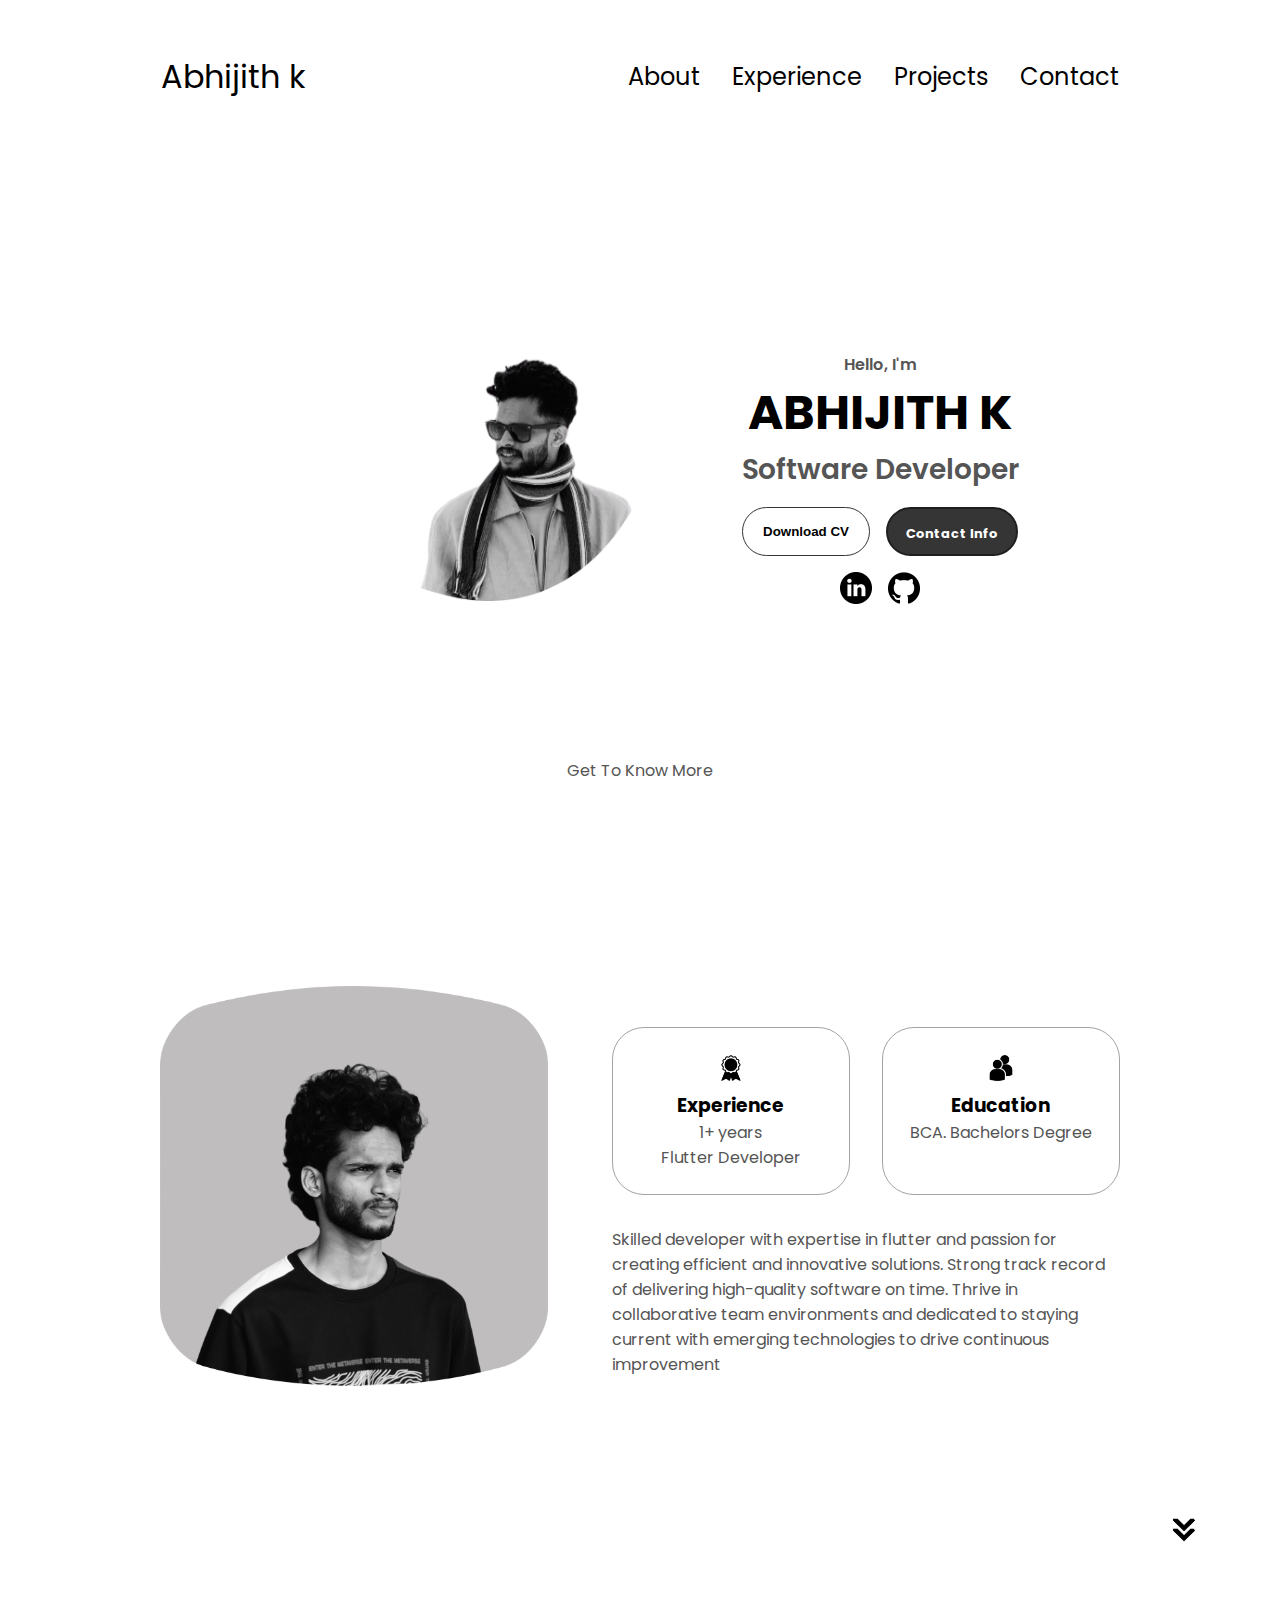
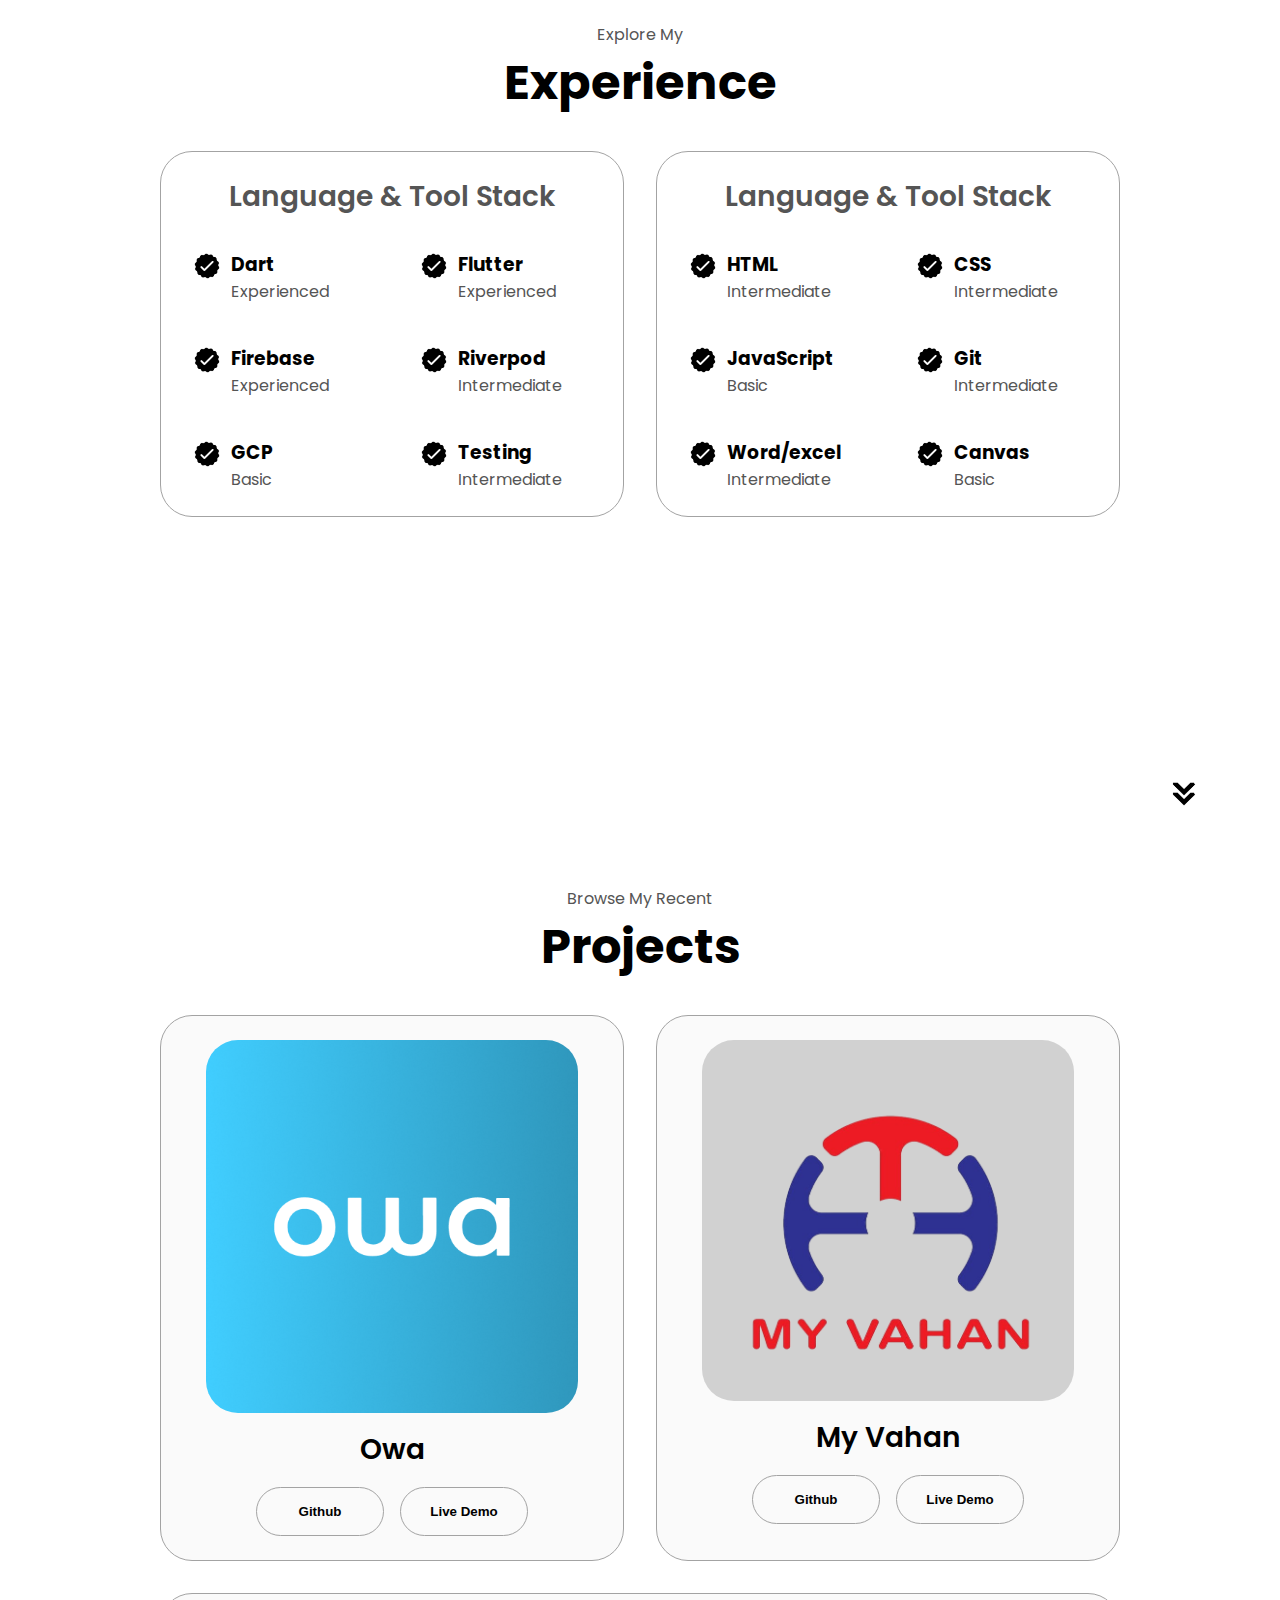
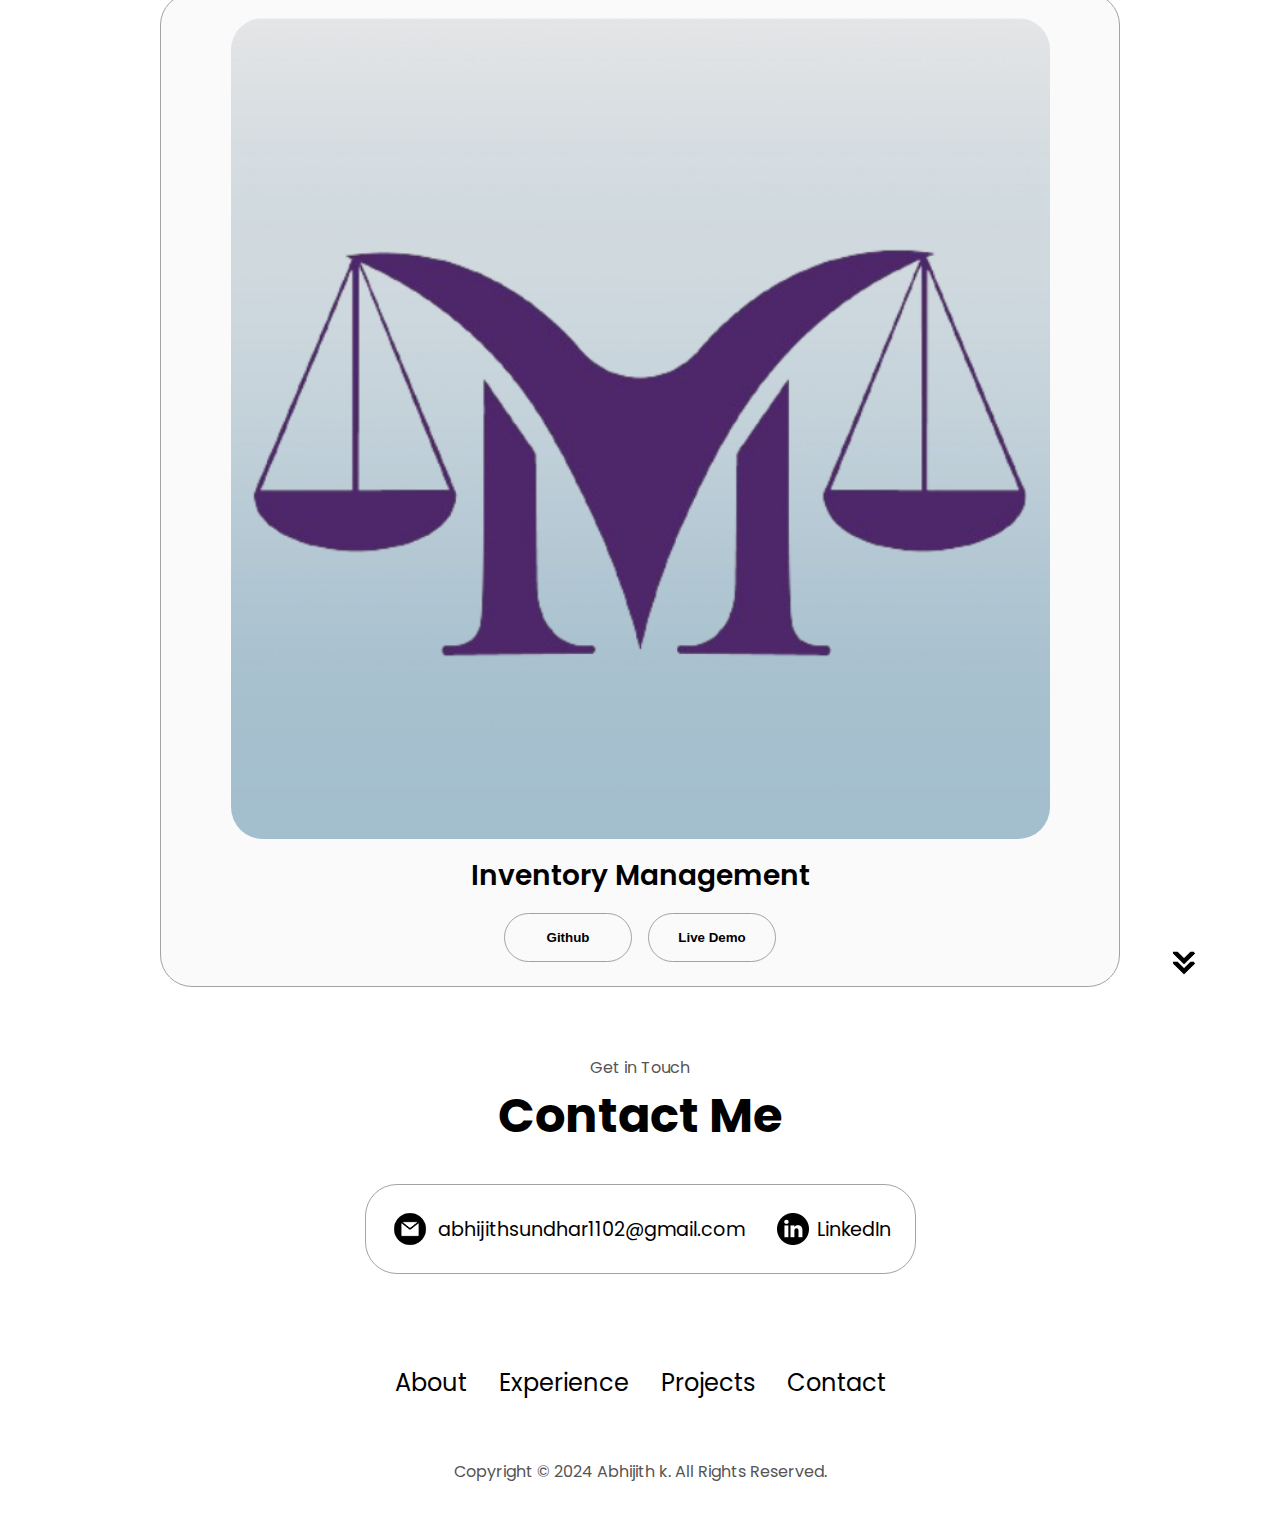
<file: index.html>
<!DOCTYPE html>
<html lang="en">
  <head>
    <meta charset="UTF-8" />
    <meta http-equiv="X-UA-Compatible" content="IE=edge" />
    <meta name="viewport" content="width=device-width, initial-scale=1.0" />
    <title>My Portfolio</title>
    <link rel="stylesheet" href="style.css" />
    <link rel="stylesheet" href="mediaqueries.css" />
    <link href="https://unpkg.com/aos@2.3.1/dist/aos.css" rel="stylesheet">
  </head>
  <body>
    <nav id="desktop-nav">
      <div class="logo">Abhijith k</div>
      <div>
        <ul class="nav-links">
          <li><a href="#about">About</a></li>
          <li><a href="#experience">Experience</a></li>
          <li><a href="#projects">Projects</a></li>
          <li><a href="#contact">Contact</a></li>
        </ul>
      </div>
    </nav>
    <nav id="hamburger-nav">
      <div class="logo">Abhijith k</div>
      <div class="hamburger-menu">
        <div class="hamburger-icon" onclick="toggleMenu()">
          <span></span>
          <span></span>
          <span></span>
        </div>
        <div class="menu-links">
          <li><a href="#about" onclick="toggleMenu()">About</a></li>
          <li><a href="#experience" onclick="toggleMenu()">Experience</a></li>
          <li><a href="#projects" onclick="toggleMenu()">Projects</a></li>
          <li><a href="#contact" onclick="toggleMenu()">Contact</a></li>
        </div>
      </div>
    </nav>
    <section id="profile" style="height: 459px;margin-bottom: 110px;">
      <div class="section__pic-container">
        <img src="./assets/image (1).png" alt="Abhijith k profile picture" />
      </div>
      <div class="section__text" style="padding-top: 154px;">
        <p class="section__text__p1">Hello, I'm</p>
        <h1 class="title">ABHIJITH K</h1>
        <p class="section__text__p2">Software Developer</p> 
        <div class="btn-container">
          <button
            class="btn btn-color-2"
            onclick="window.open('./assets/Abhijith k cv.pdf')" >
            Download CV </button>
          <!-- <button class="btn btn-color-1" > -->
           <a href="#contact" class="contact-link"><b>Contact Info</b> </a>
          <!-- </button> -->
        </div>
        <div id="socials-container">
          <img
            src="./assets/linkedin.png" 
            alt="My LinkedIn profile"
            class="icon"
            onclick="location.href='https://www.linkedin.com/in/abhijith-k-035330236/'"
          />
          <img
            src="./assets/github.png"
            alt="My Github profile"
            class="icon"
            onclick="location.href='https://github.com/Abhijithsundhar'"
          />
        </div>
      </div>
    </section>
    <section id="about">
      <p class="section__text__p1">Get To Know More</p>
      <h1 class="title" data-aos="fade-up" data-aos-duration="1000">About Me</h1>
      <div class="section-container">
        <div class="section__pic-container">
          <img
            src="./assets/image.png"
            alt="Profile picture"
            class="about-pic"
          />
        </div>
        <div class="about-details-container">
          <div class="about-containers">
            <div class="details-container">
              <img
                src="./assets/experience.png"
                alt="Experience icon"
                class="icon"
              />
              <h3>Experience</h3>
              <p>1+ years <br />Flutter Developer</p>
            </div>
            <div class="details-container">
              <img
                src="./assets/education.png"
                alt="Education icon"
                class="icon"
              />
              <h3>Education</h3>
              <p>BCA. Bachelors Degree</p>
            </div>
          </div>
          <div class="text-container">
            <p>
              Skilled developer with expertise in flutter and passion for creating efficient and innovative solutions. Strong
              track record of delivering high-quality software on time. Thrive in collaborative team environments and
              dedicated to staying current with emerging technologies to drive continuous improvement

            </p>
          </div>
        </div>
      </div>
      <a onclick="scrollToNextSection1()">
      <img
        src="./assets/arrow.png"
        alt="Arrow icon"
        class="icon arrow"
      /></a>
    </section>
    <section id="experience">
      <p class="section__text__p1">Explore My</p>
      <h1 class="title">Experience</h1>
      <div class="experience-details-container">
        <div class="about-containers">
          <div class="details-container">
            <h2 class="experience-sub-title">Language & Tool Stack</h2>
            <div class="article-container">
              <article>
                <img
                  src="./assets/checkmark.png"
                  alt="Experience icon"
                  class="icon"
                />
                <div>
                  <h3>Dart</h3>
                  <p>Experienced</p>
                </div>
              </article>
              <article>
                <img
                  src="./assets/checkmark.png"
                  alt="Experience icon"
                  class="icon"
                />
                <div>
                  <h3>Flutter</h3>
                  <p>Experienced</p>
                </div>
              </article>
              <article>
                <img
                  src="./assets/checkmark.png"
                  alt="Experience icon"
                  class="icon"
                />
                <div>
                  <h3>Firebase</h3>
                  <p>Experienced</p>
                </div>
              </article>
              <article>
                <img
                  src="./assets/checkmark.png"
                  alt="Experience icon"
                  class="icon"
                />
                <div>
                  <h3>Riverpod</h3>
                  <p>Intermediate</p>
                </div>
              </article>
              <article class="GCP-article">
                <img
                  src="./assets/checkmark.png"
                  alt="Experience icon"
                  class="icon"
                />
                <div>
                  <h3>GCP</h3>
                  <p>Basic</p>
                </div>
              </article>
              <article>
                <img
                  src="./assets/checkmark.png"
                  alt="Experience icon"
                  class="icon"
                />
                <div>
                  <h3>Testing</h3>
                  <p>Intermediate</p>
                </div>
              </article>
            </div>
          </div>
          <div class="details-container">
            <h2 class="experience-sub-title">Language & Tool Stack</h2>
            <div class="article-container">
              <article>
                <img
                  src="./assets/checkmark.png"
                  alt="Experience icon"
                  class="icon"
                />
                <div>
                  <h3>HTML</h3>
                  <p>Intermediate</p>
                </div>
              </article>
              <article>
                <img
                  src="./assets/checkmark.png"
                  alt="Experience icon"
                  class="icon"
                />
                <div>
                  <h3>CSS</h3>
                  <p>Intermediate</p>
                </div>
              </article>
              <article>
                <img
                  src="./assets/checkmark.png"
                  alt="Experience icon"
                  class="icon"
                />
                <div>
                  <h3>JavaScript</h3>
                  <p>Basic</p>
                </div>
              </article>
              <article>
                <img
                  src="./assets/checkmark.png"
                  alt="Experience icon"
                  class="icon"
                />
                <div>
                  <h3>Git</h3>
                  <p>Intermediate</p>
                </div>
              </article>
              <article>
                <img
                  src="./assets/checkmark.png"
                  alt="Experience icon"
                  class="icon"
                />
                <div>
                  <h3>Word/excel</h3>
                  <p>Intermediate</p>
                </div>
              </article>
              <article>
                <img
                  src="./assets/checkmark.png"
                  alt="Experience icon"
                  class="icon"
                />
                <div>
                  <h3>Canvas</h3>
                  <p>Basic</p>
                </div>
              </article>
            </div>
          </div>
        </div>
      </div>
    <a onclick="scrollToNextSection()"> 
       <img
      src="./assets/arrow.png"
      alt="Arrow icon"
      class="icon arrow"
    /></a>
    </section>
    <section id="projects">
      <p class="section__text__p1">Browse My Recent</p>
      <h1 class="title">Projects</h1>
      <div class="experience-details-container">
        <div class="about-containers">
          <div class="details-container color-container">
            <div class="article-container">
              <img
                src="./assets/owalogo.png"
                alt="Project 1"
                class="project-img"
              />
            </div>
            <h2 class="experience-sub-title project-title">Owa</h2>
            <div class="btn-container">
              <button
                class="btn btn-color-2 project-btn"
                onclick="location.href='https://github.com/'"
              >
                Github
              </button>
              <button
                class="btn btn-color-2 project-btn"
                onclick="location.href='https://github.com/'"
              >
                Live Demo
              </button>
            </div>
          </div>
          <div class="details-container color-container">
            <div class="article-container">
              <img
                src="./assets/myvahanlogo.png"
                alt="Project 2"
                class="project-img"
              />
            </div>
            <h2 class="experience-sub-title project-title">My Vahan</h2>
            <div class="btn-container">
              <button
                class="btn btn-color-2 project-btn"
                onclick="location.href='https://github.com/'"
              >
                Github
              </button>
              <button
                class="btn btn-color-2 project-btn"
                onclick="location.href='https://github.com/'"
              >
                Live Demo
              </button>
            </div>
          </div>
          <div class="details-container color-container">
            <div class="article-container">
              <img
                src="./assets/invtrylogo.png"
                alt="Project 3"
                class="project-img"
              />
            </div>
            <h2 class="experience-sub-title project-title">Inventory Management</h2>
            <div class="btn-container">
              <button
                class="btn btn-color-2 project-btn"
                onclick="location.href='https://github.com/'"
              >
                Github
              </button>
              <button
                class="btn btn-color-2 project-btn"
                onclick="location.href='https://github.com/'"
              >
                Live Demo
              </button>
            </div>
          </div>
        </div>
      </div>
      <a onclick="scrollToNextSection2()"> 
        <img
       src="./assets/arrow.png"
       alt="Arrow icon"
       class="icon arrow"
     /></a>
    </section>
    <section id="contact">
      <p class="section__text__p1">Get in Touch</p>
      <h1 class="title">Contact Me</h1>
      <div class="contact-info-upper-container">
        <div class="contact-info-container">
          <img
            src="./assets/email.png"
            alt="Email icon"
            class="icon contact-icon email-icon"
          />
          <p><a href="mailto:abhijithsundhar1102@gmail.com">abhijithsundhar1102@gmail.com</a></p>
        </div>
        <div class="contact-info-container">
          <img
            src="./assets/linkedin.png"
            alt="LinkedIn icon"
            class="icon contact-icon"
          />
          <p><a href="https://www.linkedin.com/in/abhijith-k-035330236/">LinkedIn</a></p>
        </div>
      </div>
    </section>
    <footer>
      <nav>
        <div class="nav-links-container">
          <ul class="nav-links">
            <li><a href="#about">About</a></li>
            <li><a href="#experience">Experience</a></li>
            <li><a href="#projects">Projects</a></li>
            <li><a href="#contact">Contact</a></li>
          </ul>
        </div>
      </nav>
      <p>Copyright &#169; 2024 Abhijith k. All Rights Reserved.</p>
    </footer>
    <script src="script.js"></script>
    <script src="https://unpkg.com/aos@2.3.1/dist/aos.js"></script>
    <script>
      AOS.init();
    </script>
  </body>
</html>
</file>
<file: style.css>
/* GENERAL */

@import url("https://fonts.googleapis.com/css2?family=Poppins:wght@300;400;500;600&display=swap");

* {
  margin: 0;
  padding: 0;
}

body {
  font-family: "Poppins", sans-serif;
}

html {
  scroll-behavior: smooth;
}

p {
  color: rgb(85, 85, 85);
}

/* TRANSITION */

a,
.btn {
  transition: all 300ms ease;
}

/* DESKTOP NAV */

nav,
.nav-links {
  display: flex;
}

nav {
  justify-content: space-around;
  align-items: center;
  height: 17vh;
}

.nav-links {
  gap: 2rem;
  list-style: none;
  font-size: 1.5rem;
}

a {
  color: black;
  text-decoration: none;
  text-decoration-color: white;
}

a:hover {
  color: grey;
  text-decoration: underline;
  text-underline-offset: 1rem;
  text-decoration-color: rgb(181, 181, 181);
}

.logo {
  font-size: 2rem;
}

.logo:hover {
  cursor: default;
}

/* HAMBURGER MENU */

#hamburger-nav {
  display: none;
}

.hamburger-menu {
  position: relative;
  display: inline-block;
}

.hamburger-icon {
  display: flex;
  flex-direction: column;
  justify-content: space-between;
  height: 24px;
  width: 30px;
  cursor: pointer;
}

.hamburger-icon span {
  width: 100%;
  height: 2px;
  background-color: black;
  transition: all 0.3 ease-in-out;
}

.menu-links {
  position: absolute;
  top: 100%;
  right: 0;
  background-color: white;
  width: fit-content;
  max-height: 0;
  overflow: hidden;
  transition: all 0.3 ease-in-out;
}

.menu-links a {
  display: block;
  padding: 10px;
  text-align: center;
  font-size: 1.5rem;
  color: black;
  text-decoration: none;
  transition: all 0.3 ease-in-out;
}

.menu-links li {
  list-style: none;
}

.menu-links.open {
  max-height: 300px;
}

.hamburger-icon.open span:first-child {
  transform: rotate(45deg) translate(10px, 5px);
}

.hamburger-icon.open span:nth-child(2) {
  opacity: 0;
}

.hamburger-icon.open span:last-child {
  transform: rotate(-45deg) translate(10px, -5px);
}

.hamburger-icon span:first-child {
  transform: none;
}

.hamburger-icon span:first-child {
  opacity: 1;
}

.hamburger-icon span:first-child {
  transform: none;
}

/* SECTIONS */

section {
  padding-top: 4vh;
  height: 96vh;
  margin: 0 10rem;
  box-sizing: border-box;
  min-height: fit-content;
}

.section-container {
  display: flex;
}

/* PROFILE SECTION */

#profile {
  display: flex;
  justify-content: center;
  gap: 5rem;
  height: 80vh;
}

.section__pic-container {
  display: flex;
  height: 400px;
  width: 400px;
  margin: auto 0;
 
}

.contact-link{
  background-color: rgb(53, 53, 53) ;
  border: 2px solid rgb(31, 31, 31);
  padding: 6px 18px;
  padding-top: 15px;
  font-size: 13px;
  border-radius: 30px;
  text-decoration: none;
  color: rgb(255, 255, 255) !important;
  
}

.contact-link:hover{
  text-decoration: none;
  color: black !important;
  background-color: white;
}

.section__text {
  align-self: center;
  text-align: center;
}

.section__text p {
  font-weight: 600;
}

.section__text__p1 {
  text-align: center;
}

.section__text__p2 {
  font-size: 1.75rem;
  margin-bottom: 1rem;
}

.title {
  font-size: 3rem;
  text-align: center;
}

#socials-container {
  display: flex;
  justify-content: center;
  margin-top: 1rem;
  gap: 1rem;
}

/* ICONS */

.icon {
  cursor: pointer;
  height: 2rem;
}

/* BUTTONS */

.btn-container {
  display: flex;
  justify-content: center;
  gap: 1rem;
}

.btn {
  font-weight: 600;
  transition: all 300ms ease;
  padding: 1rem;
  width: 8rem;
  border-radius: 2rem;
}

.btn-color-1,
.btn-color-2 {
  border: rgb(53, 53, 53) 0.1rem solid;
}
.btn-color-1:hover{
  background-color: transparent !important;
}

.btn-color-1:hover,
.btn-color-2:hover {
  cursor: pointer;
  
}
.btn-color-1{
  color: white !important;
}

.btn-color-1,
.btn-color-2:hover {
  background: rgb(53, 53, 53);
  color: white;
}


.btn-color-1:hover {
  background: rgb(0, 0, 0);
}

.btn-color-2 {
  background: none;
}

.btn-color-2:hover {
  border: rgb(255, 255, 255) 0.1rem solid;
}

.btn-container {
  gap: 1rem;
}

/* ABOUT SECTION */

#about {
  position: relative;
}

.about-containers {
  gap: 2rem;
  margin-bottom: 2rem;
  margin-top: 2rem;
}

.about-details-container {
  justify-content: center;
  flex-direction: column;
}

.about-containers,
.about-details-container {
  display: flex;
}

.about-pic {
  border-radius: 2rem;
}

.arrow {
  position: absolute;
  right: -5rem;
  bottom: 2.5rem;
}

.details-container {
  padding: 1.5rem;
  flex: 1;
  background: white;
  border-radius: 2rem;
  border: rgb(53, 53, 53) 0.1rem solid;
  border-color: rgb(163, 163, 163);
  text-align: center;
}

.section-container {
  gap: 4rem;
  height: 80%;
}

.section__pic-container {
  height: 400px;
  width: 400px;
  margin: auto 0;
}
/* .btn-color-1{
  color: white !important;
} */
/* EXPERIENCE SECTION */

#experience {
  position: relative;
}

.experience-sub-title {
  color: rgb(85, 85, 85);
  font-weight: 600;
  font-size: 1.75rem;
  margin-bottom: 2rem;
}

.experience-details-container {
  display: flex;
  justify-content: center;
  flex-direction: column;
}

.article-container {
  display: flex;
  text-align: initial;
  flex-wrap: wrap;
  flex-direction: row;
  gap: 2.5rem;
  justify-content: space-around;
}

article {
  display: flex;
  width: 11rem;
  /* justify-content: space-around; */
  gap: 0.5rem;
}
/* .GCP-article{
  justify-content: none !important;
  padding-left: 10px;
} */
article .icon {
  cursor: default;
}

/* PROJECTS SECTION */

#projects {
  position: relative;
}

.color-container {
  border-color: rgb(163, 163, 163);
  background: rgb(250, 250, 250);
}

.project-img {
  border-radius: 2rem;
  width: 90%;
  height: 90%;
}

.project-title {
  margin: 1rem;
  color: black;
}

.project-btn {
  color: black;
  border-color: rgb(163, 163, 163);
}

/* CONTACT */

#contact {
  display: flex;
  justify-content: center;
  flex-direction: column;
  height: 70vh;
}

.contact-info-upper-container {
  display: flex;
  justify-content: center;
  border-radius: 2rem;
  border: rgb(53, 53, 53) 0.1rem solid;
  border-color: rgb(163, 163, 163);
  background: (250, 250, 250);
  margin: 2rem auto;
  padding: 0.5rem;
}

.contact-info-container {
  display: flex;
  align-items: center;
  justify-content: center;
  gap: 0.5rem;
  margin: 1rem;
}

.contact-info-container p {
  font-size: larger;
}

.contact-icon {
  cursor: default;
}

.email-icon {
  height: 2.5rem;
}

/* FOOTER SECTION */

footer {
  height: 26vh;
  margin: 0 1rem;
}

footer p {
  text-align: center;
}
</file>
<file: mediaqueries.css>
@media screen and (max-width: 1400px) {
  #profile {
    height: 83vh;
    margin-bottom: 6rem;
  }
  .about-containers {
    flex-wrap: wrap;
  }
  #contact,
  #projects {
    height: fit-content;
  }
}

@media screen and (max-width: 1200px) {
  #desktop-nav {
    display: none;
  }
  #hamburger-nav {
    display: flex;
  }
  #experience,
  .experience-details-container {
    margin-top: 2rem;
  }
  #profile,
  .section-container {
    display: block;
  }
  .arrow {
    display: none;
  }
  section,
  .section-container {
    height: fit-content;
  }
  section {
    margin: 0 5%;
  }
  .section__pic-container {
    width: 275px;
    height: 275px;
    margin: 0 auto 2rem;
  }
  .about-containers {
    margin-top: 0;
  }
}

@media screen and (max-width: 600px) {
  #contact,
  footer {
    height: 40vh;
  }
  #profile {
    height: 83vh;
    margin-bottom: 0;
  }
  article {
    font-size: 1rem;
  }
  footer nav {
    height: fit-content;
    margin-bottom: 2rem;
  }
  .about-containers,
  .contact-info-upper-container,
  .btn-container {
    flex-wrap: wrap;
  }
  .contact-info-container {
    margin: 0;
  }
  .contact-info-container p,
  .nav-links li a {
    font-size: 1rem;
  }
  .experience-sub-title {
    font-size: 1.25rem;
  }
  .logo {
    font-size: 1.5rem;
  }
  .nav-links {
    flex-direction: column;
    gap: 0.5rem;
    text-align: center;
  }
  .section__pic-container {
    width: auto;
    height: 46vw;
    justify-content: center;
  }
  .section__text__p2 {
    font-size: 1.25rem;
  }
  .title {
    font-size: 2rem;
  }
  .text-container {
    text-align: justify;
  }
}
</file>
